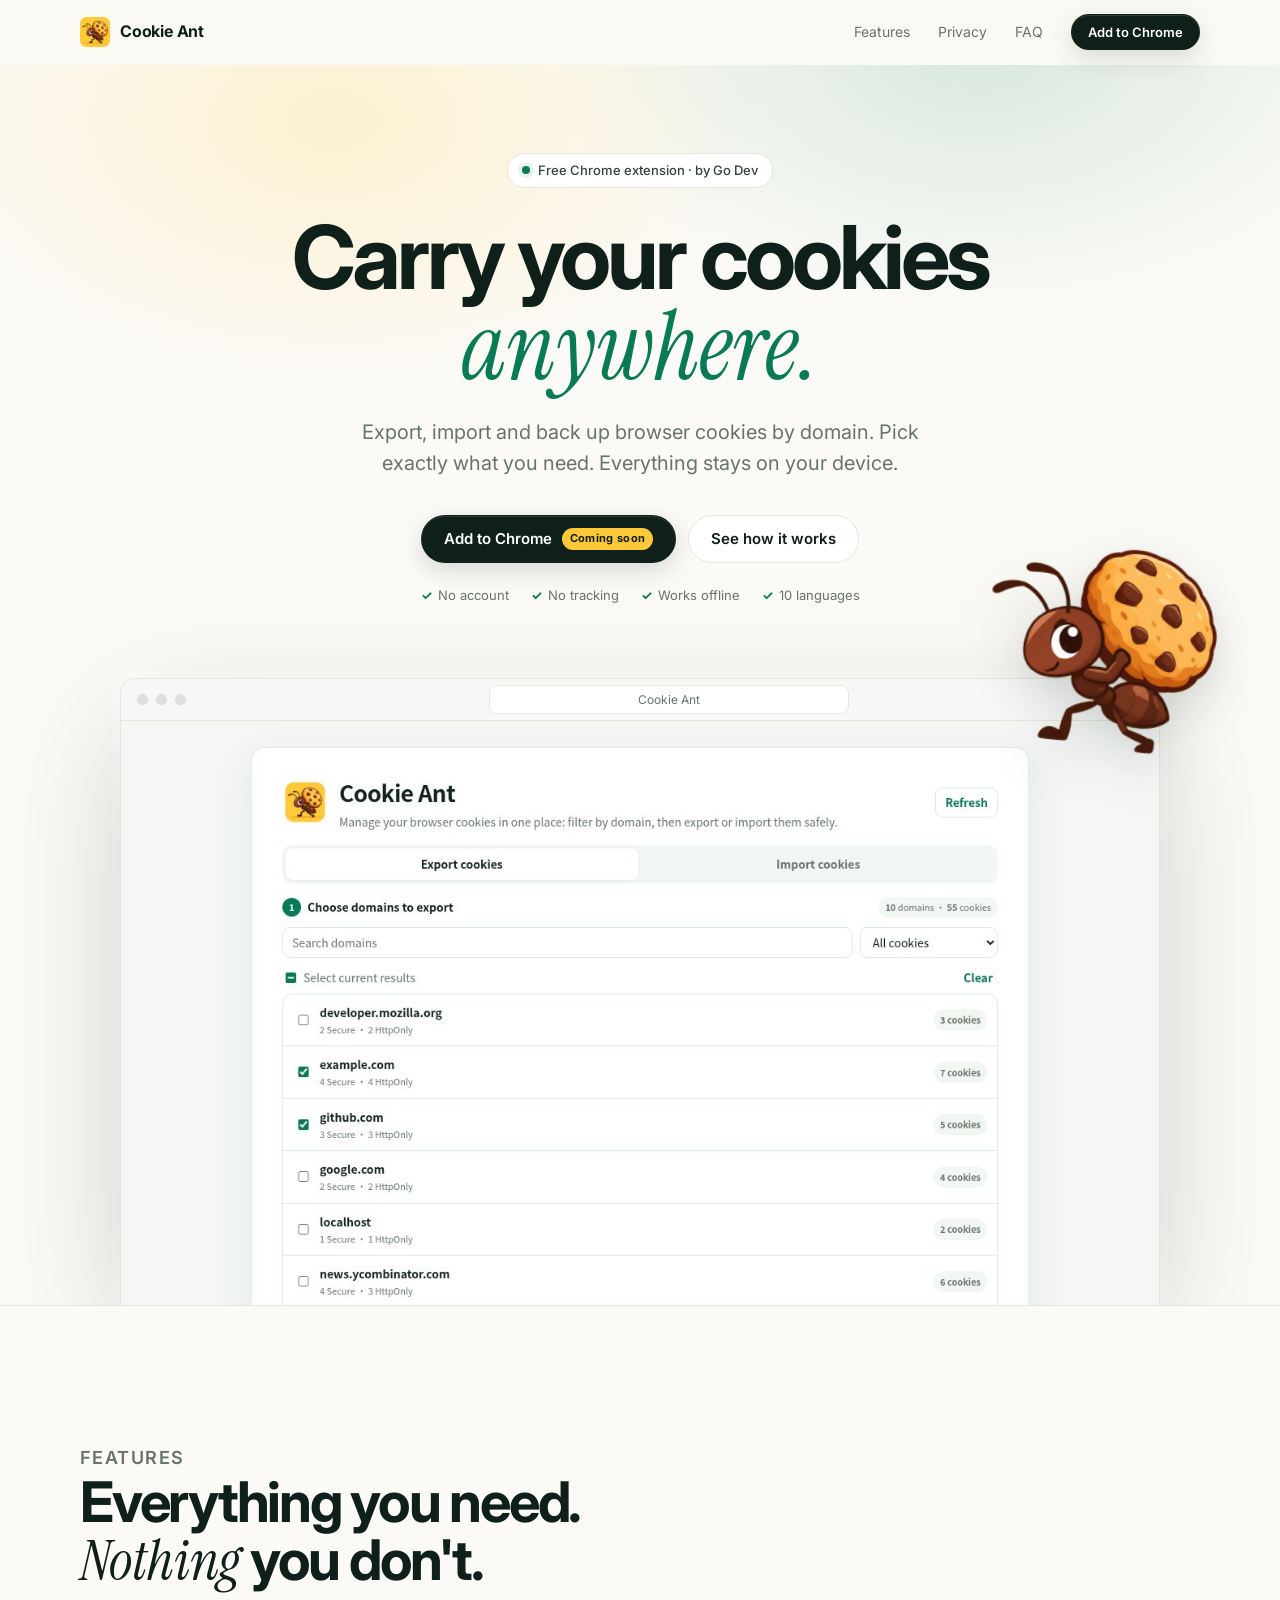
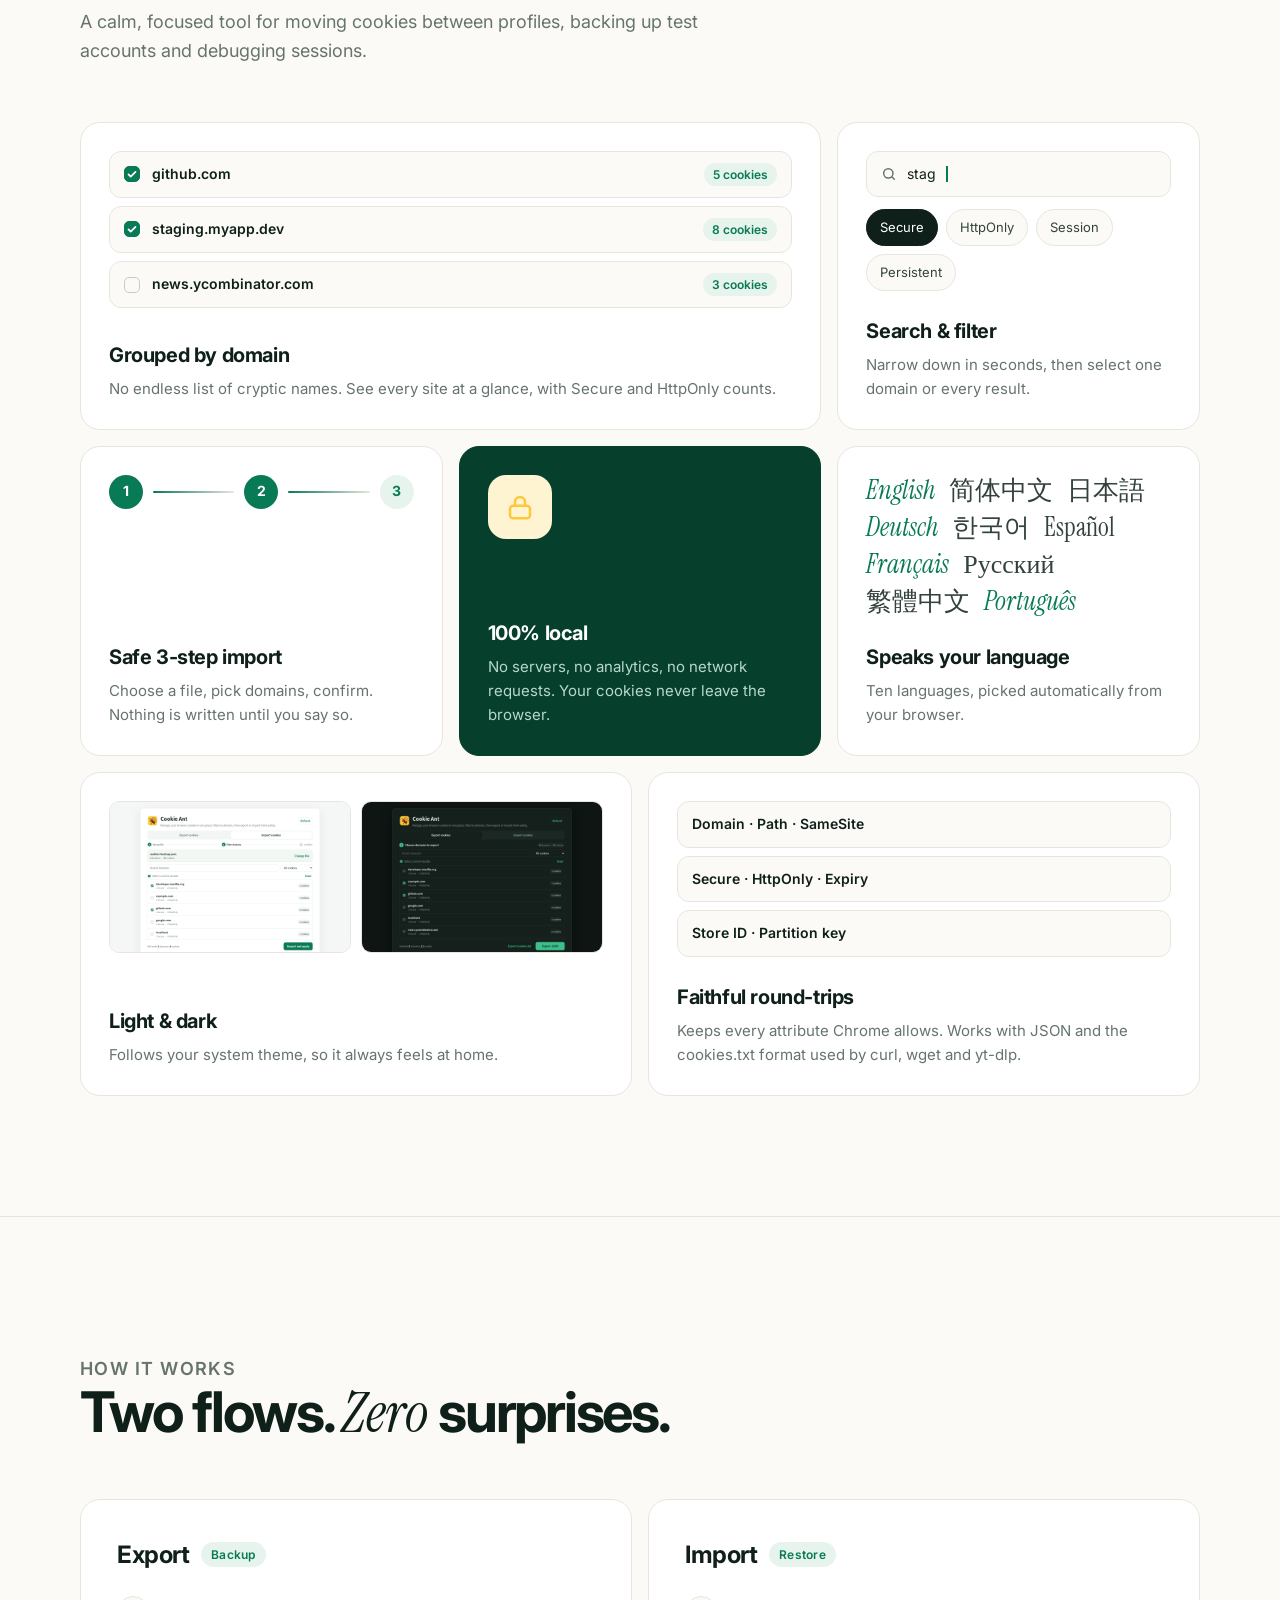
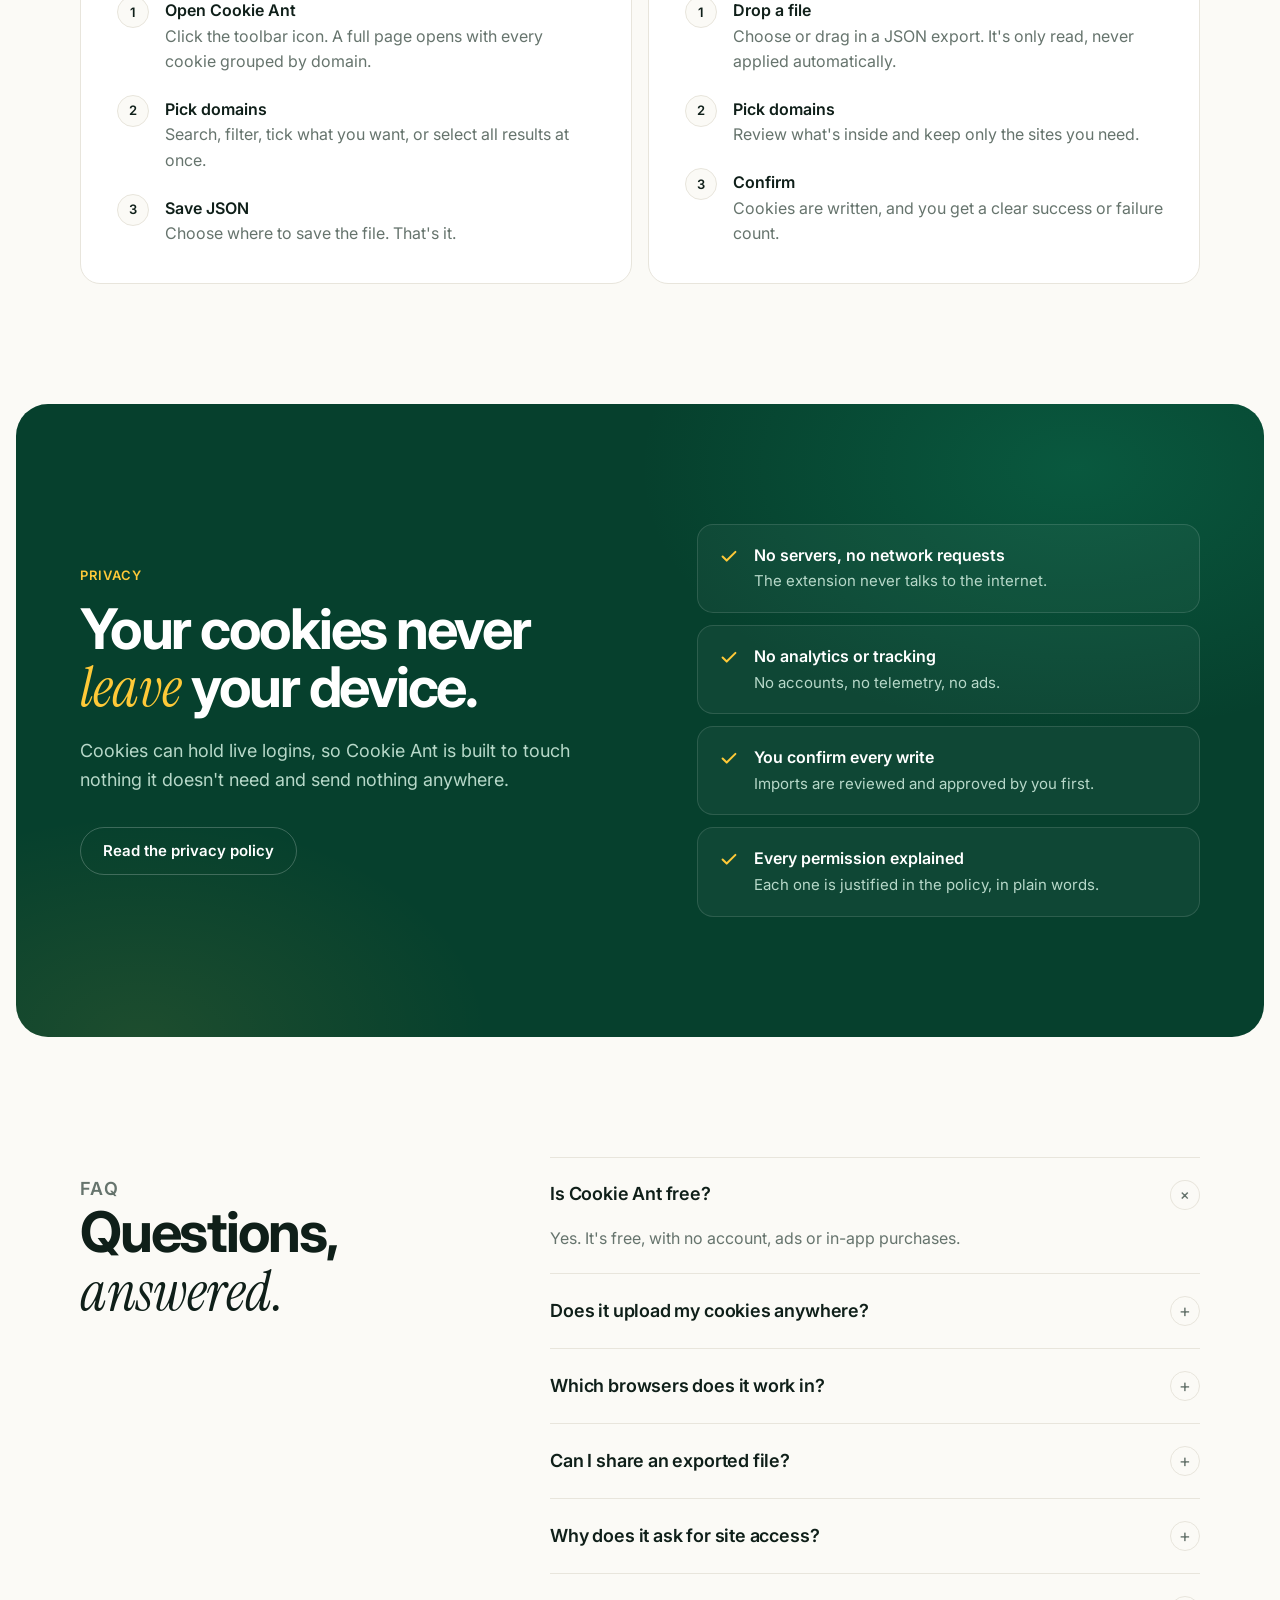
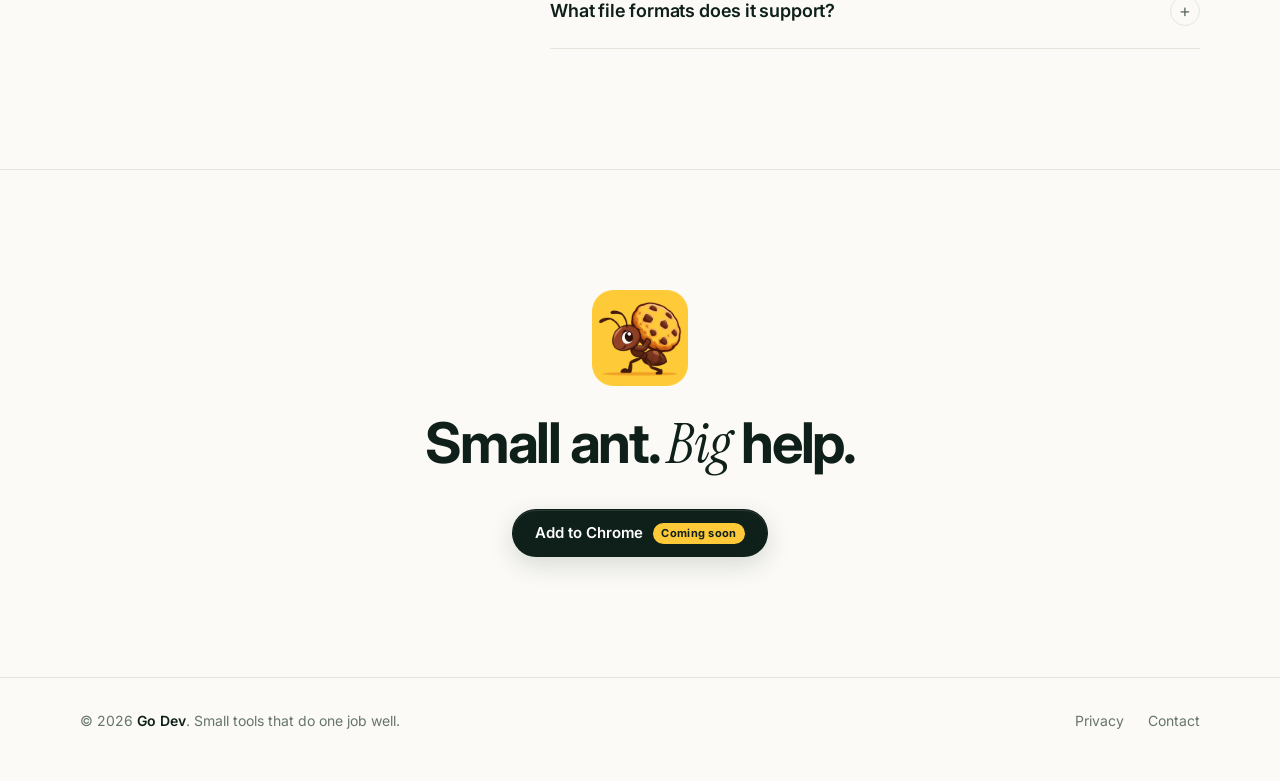
<file: index.html>
<!doctype html>
<html lang="en">
<head>
  <meta charset="UTF-8">
  <title>Cookie Ant</title>
  <link rel="canonical" href="https://nihao-godev.github.io/cookie-ant/">
  <meta http-equiv="refresh" content="0; url=cookie-ant/">
  <script>location.replace("cookie-ant/" + location.search + location.hash);</script>
</head>
<body>
  <a href="cookie-ant/">Cookie Ant</a>
</body>
</html>
</file>
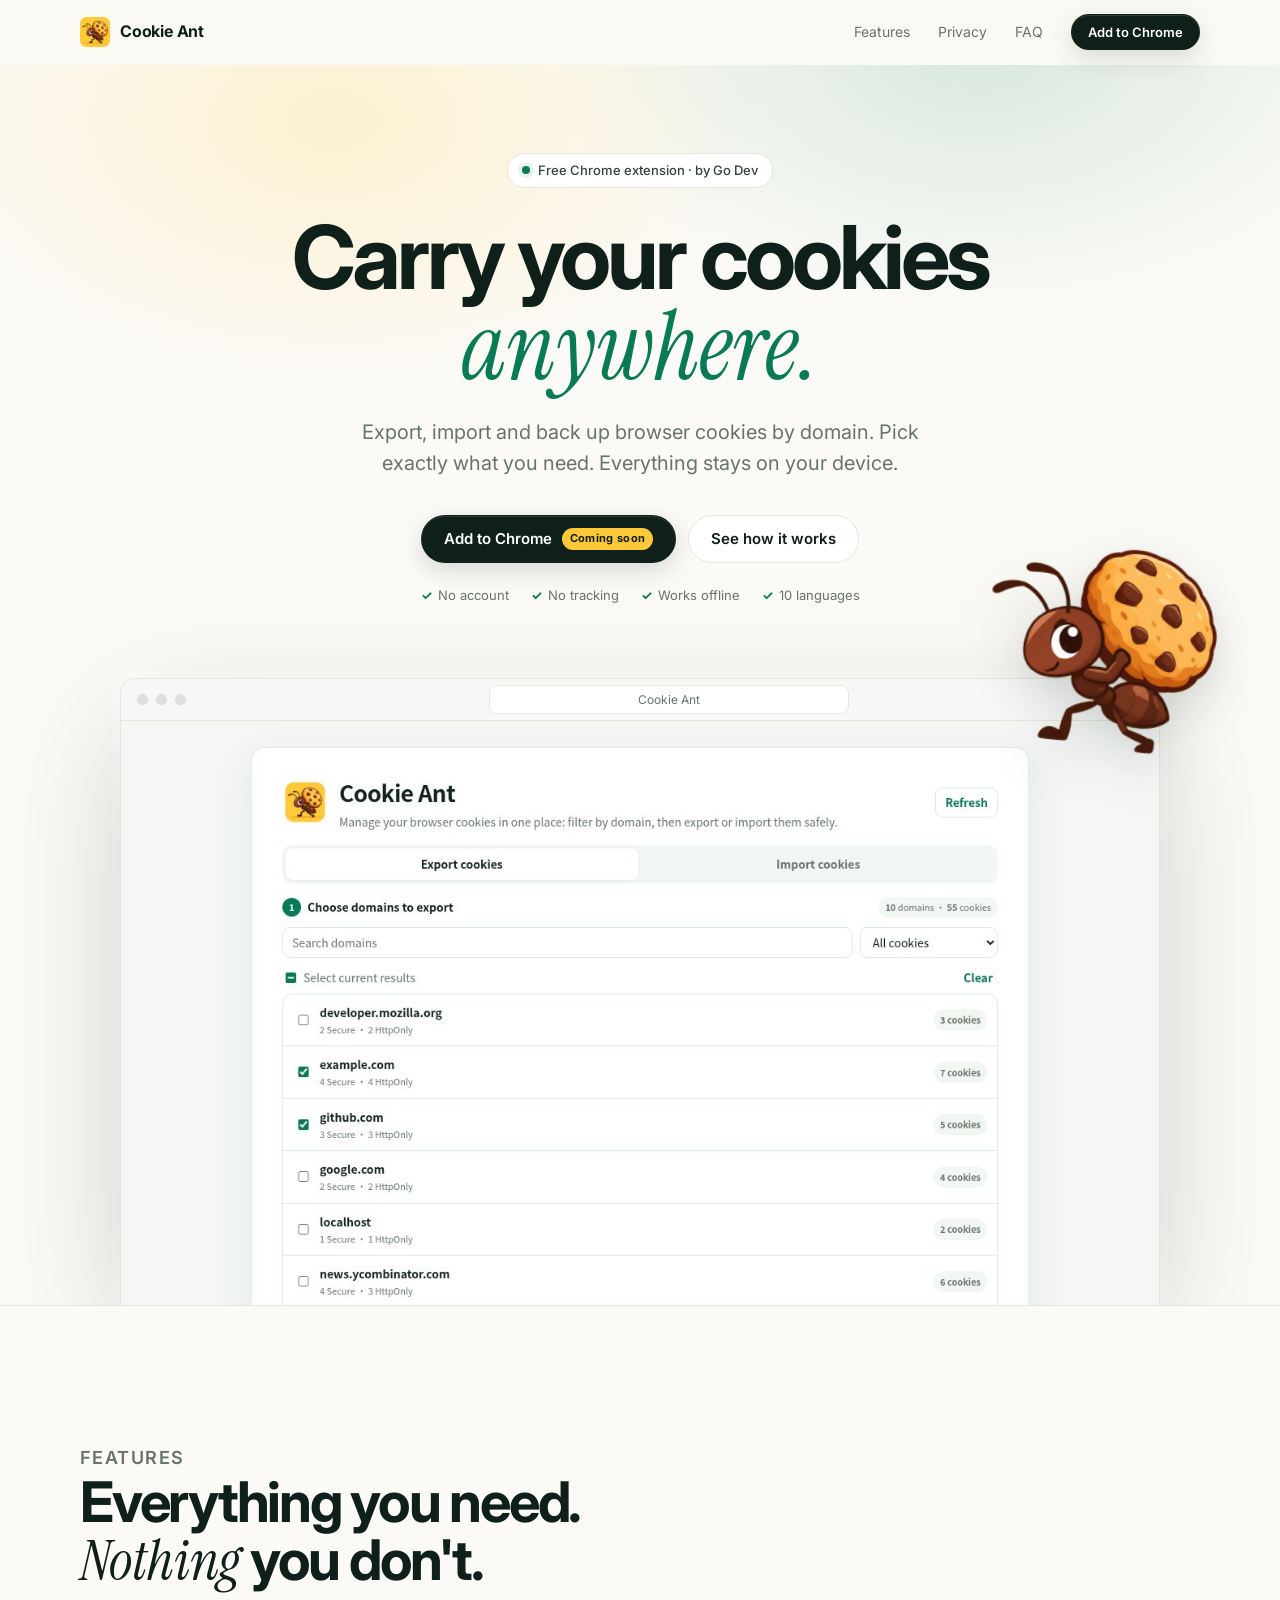
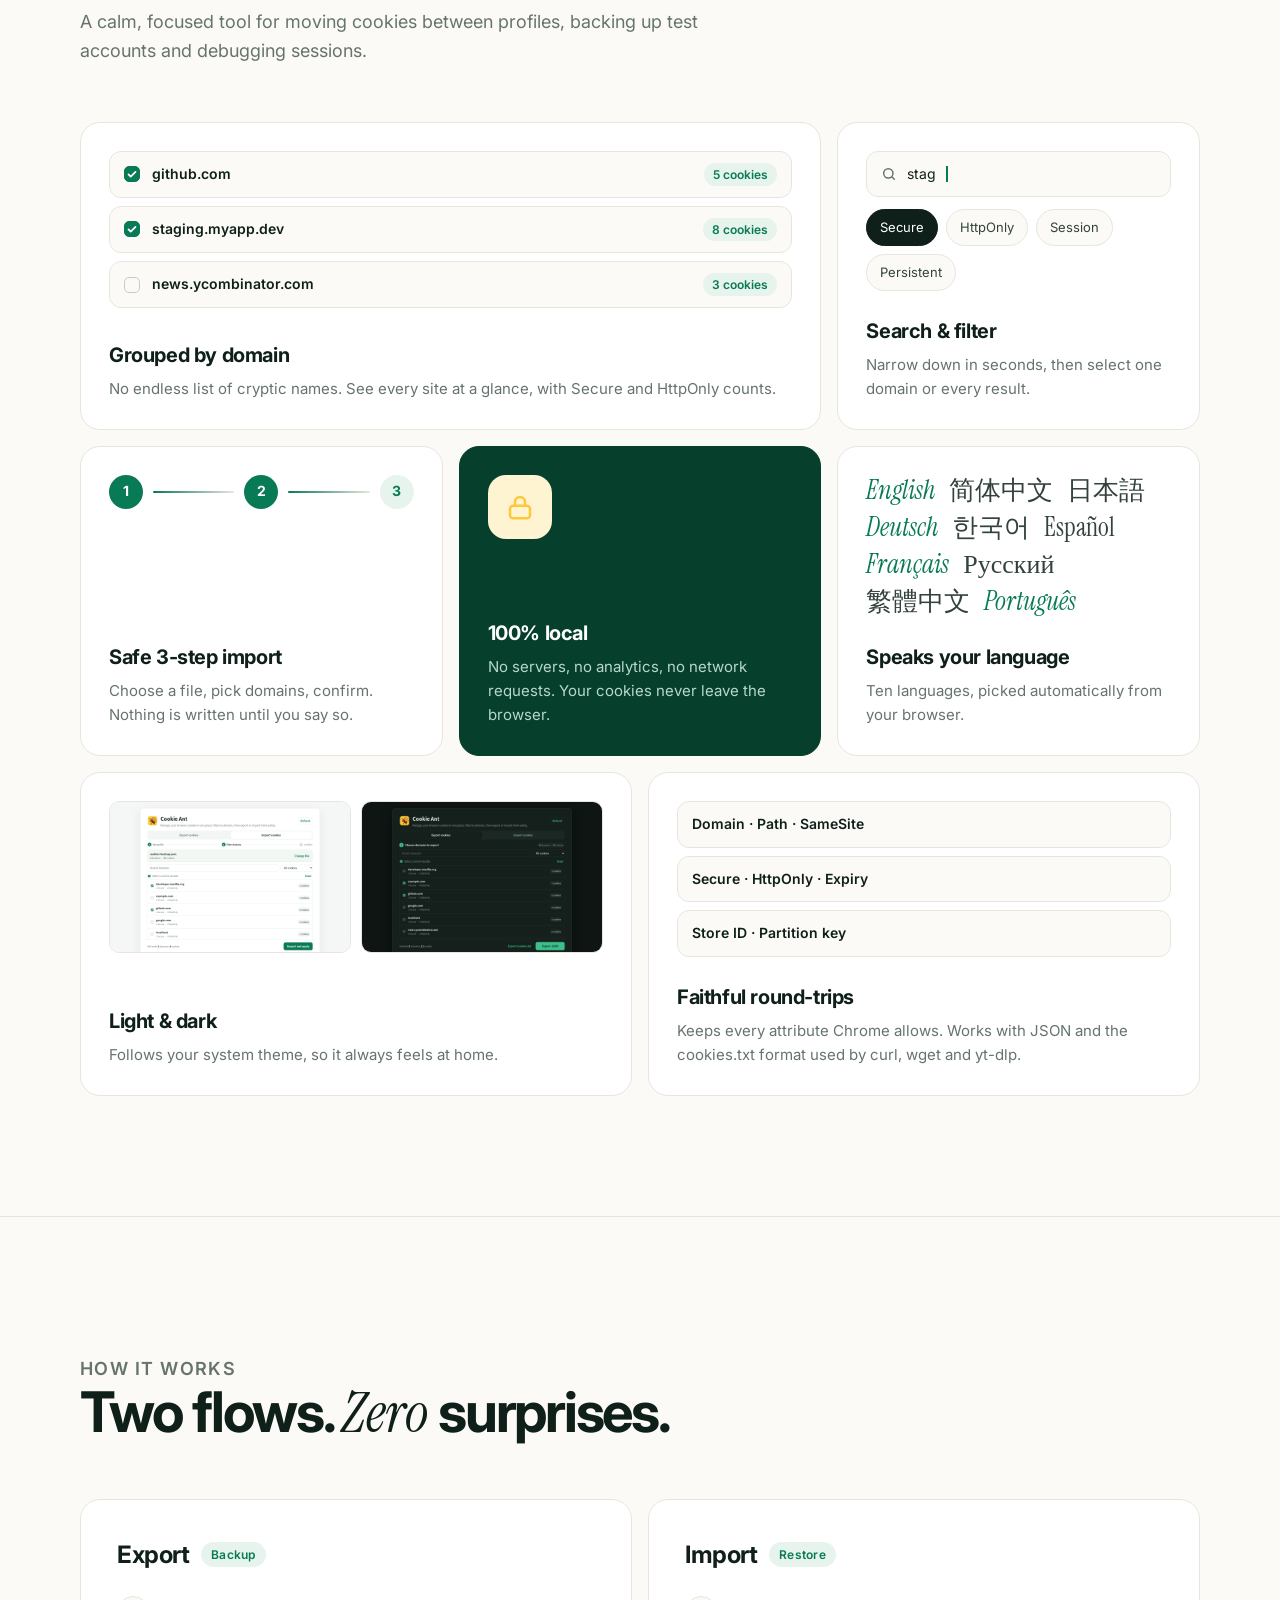
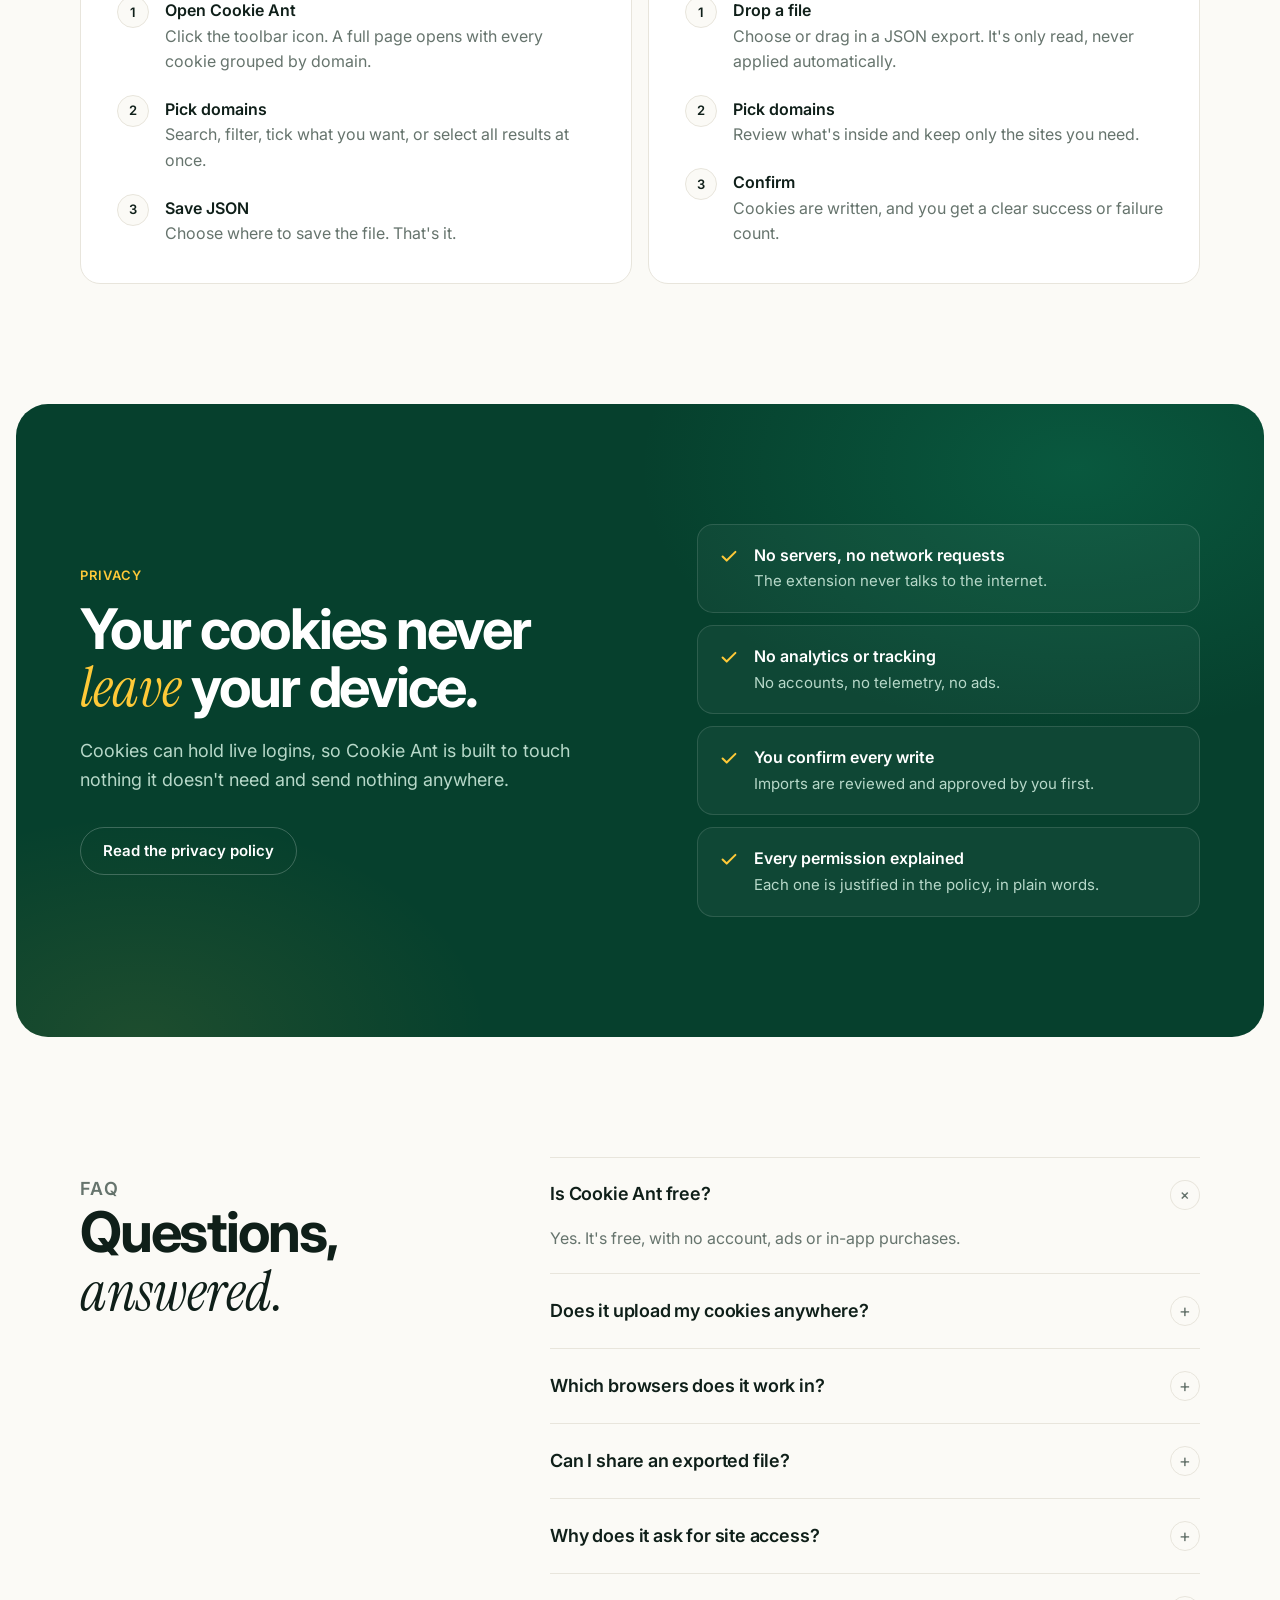
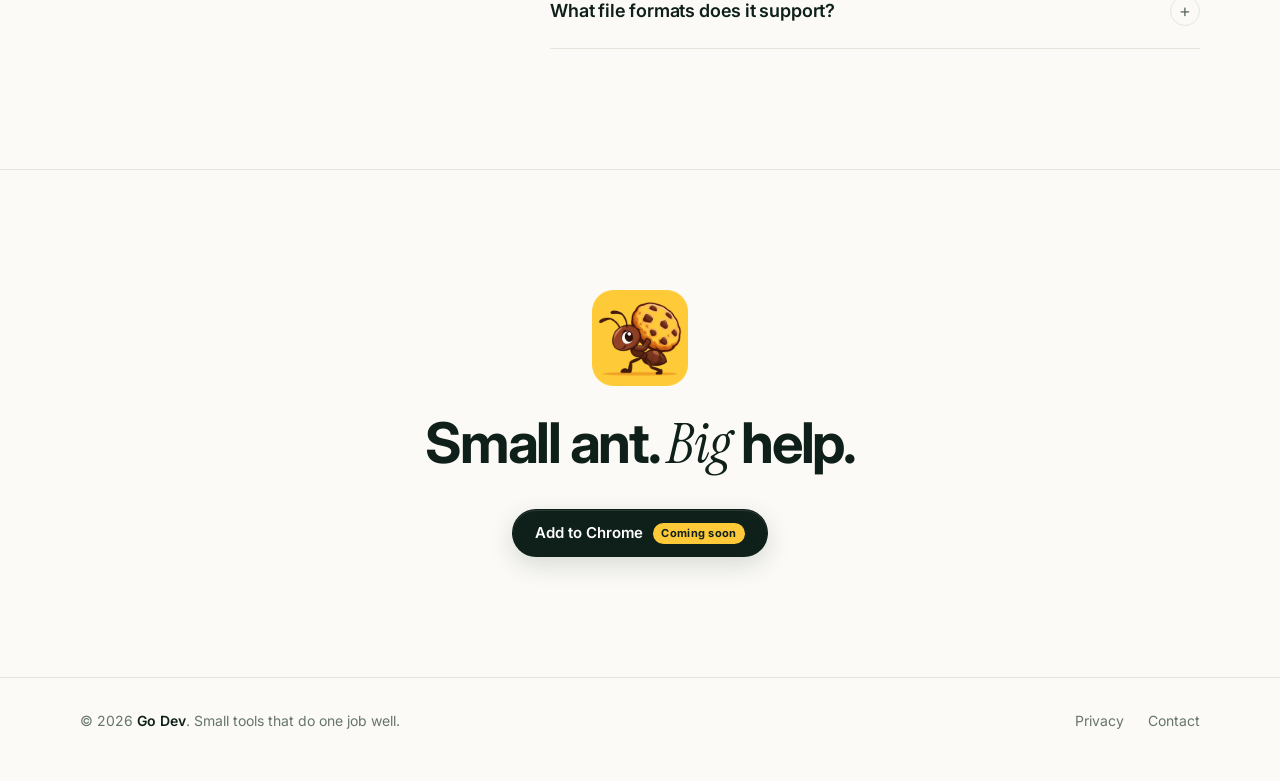
<file: cookie-ant/index.html>
<!doctype html>
<html lang="en">
<head>
  <meta charset="UTF-8">
  <meta name="viewport" content="width=device-width, initial-scale=1.0">
  <title>Cookie Ant – Export &amp; Import Cookies for Chrome</title>
  <meta name="description" content="Cookie Ant is a free Chrome extension to export, import and back up cookies by domain. Search, filter and pick exactly what you need. 100% local, nothing is uploaded.">
  <link rel="canonical" href="https://nihao-godev.github.io/cookie-ant/">
  <meta property="og:type" content="website">
  <meta property="og:title" content="Cookie Ant – Export & Import Cookies">
  <meta property="og:description" content="Export, import and back up cookies by domain. 100% local, nothing uploaded.">
  <meta property="og:image" content="https://nihao-godev.github.io/assets/og-cookie-ant.jpg">
  <meta name="twitter:card" content="summary_large_image">
  <meta name="theme-color" content="#fbfaf6">
  <link rel="icon" href="../assets/cookie-ant.png">
  <link rel="preconnect" href="https://fonts.googleapis.com">
  <link rel="preconnect" href="https://fonts.gstatic.com" crossorigin>
  <link href="https://fonts.googleapis.com/css2?family=Inter:wght@400;500;600;700&family=Instrument+Serif:ital@0;1&display=swap" rel="stylesheet">
  <link rel="stylesheet" href="../assets/site.css">
</head>
<body>
  <header class="nav" id="nav">
    <div class="container">
      <a class="brand" href="./"><img src="../assets/cookie-ant.png" alt="">Cookie Ant</a>
      <nav class="nav-links">
        <a href="#features">Features</a>
        <a href="#privacy">Privacy</a>
        <a href="#faq">FAQ</a>
        <a class="btn btn-primary btn-sm install" href="#" aria-disabled="true">Add to Chrome</a>
      </nav>
    </div>
  </header>

  <main>
    <section class="hero">
      <div class="container">
        <span class="eyebrow"><span class="dot"></span>Free Chrome extension · by Go Dev</span>
        <h1>Carry your cookies <em class="serif">anywhere.</em></h1>
        <p class="lede">Export, import and back up browser cookies by domain. Pick exactly what you need. Everything stays on your device.</p>
        <div class="actions">
          <a class="btn btn-primary install" href="#" aria-disabled="true">Add to Chrome <span class="soon">Coming soon</span></a>
          <a class="btn btn-ghost" href="#how">See how it works</a>
        </div>
        <div class="trust"><span>No account</span><span>No tracking</span><span>Works offline</span><span>10 languages</span></div>

        <div class="stage">
          <img class="mascot" src="../assets/ant.png" alt="Cookie Ant mascot carrying a cookie">
          <div class="window">
            <div class="window-bar"><i></i><i></i><i></i><span class="url">Cookie Ant</span></div>
            <img src="../assets/shot-en-export.jpg" alt="Cookie Ant showing cookies grouped by domain, ready to export" width="1280" height="720">
          </div>
        </div>
      </div>
    </section>

    <section id="features" class="band">
      <div class="container">
        <div class="section-head reveal">
          <p class="kicker">Features</p>
          <h2>Everything you need. <em class="serif">Nothing</em> you don't.</h2>
          <p>A calm, focused tool for moving cookies between profiles, backing up test accounts and debugging sessions.</p>
        </div>

        <div class="bento">
          <article class="card span-4 reveal">
            <div class="viz rows">
              <div class="row on"><span class="box"></span><b>github.com</b><small>5 cookies</small></div>
              <div class="row on"><span class="box"></span><b>staging.myapp.dev</b><small>8 cookies</small></div>
              <div class="row"><span class="box"></span><b>news.ycombinator.com</b><small>3 cookies</small></div>
            </div>
            <h3>Grouped by domain</h3>
            <p>No endless list of cryptic names. See every site at a glance, with Secure and HttpOnly counts.</p>
          </article>

          <article class="card span-2 reveal">
            <div class="viz">
              <div class="search"><svg width="16" height="16" viewBox="0 0 24 24" fill="none" stroke="currentColor" stroke-width="2.2" stroke-linecap="round"><circle cx="11" cy="11" r="7"/><path d="M20 20l-3.5-3.5"/></svg><span style="color:var(--ink)">stag</span><span class="caret"></span></div>
              <div class="chips"><span class="chip on">Secure</span><span class="chip">HttpOnly</span><span class="chip">Session</span><span class="chip">Persistent</span></div>
            </div>
            <h3>Search &amp; filter</h3>
            <p>Narrow down in seconds, then select one domain or every result.</p>
          </article>

          <article class="card span-2 reveal">
            <div class="viz steps-viz"><span class="on">1</span><i></i><span class="on">2</span><i></i><span>3</span></div>
            <h3>Safe 3-step import</h3>
            <p>Choose a file, pick domains, confirm. Nothing is written until you say so.</p>
          </article>

          <article class="card span-2 dark reveal">
            <div class="viz lock">
              <svg width="30" height="30" viewBox="0 0 24 24" fill="none" stroke="#fec938" stroke-width="2" stroke-linecap="round" stroke-linejoin="round"><rect x="4" y="11" width="16" height="10" rx="2.5"/><path d="M8 11V8a4 4 0 0 1 8 0v3"/></svg>
            </div>
            <h3>100% local</h3>
            <p>No servers, no analytics, no network requests. Your cookies never leave the browser.</p>
          </article>

          <article class="card span-2 reveal">
            <div class="viz langs"><span>English</span><span>简体中文</span><span>日本語</span><span>Deutsch</span><span>한국어</span><span>Español</span><span>Français</span><span>Русский</span><span>繁體中文</span><span>Português</span></div>
            <h3>Speaks your language</h3>
            <p>Ten languages, picked automatically from your browser.</p>
          </article>

          <article class="card span-3 reveal">
            <div class="viz theme-viz">
              <img src="../assets/shot-en-import.jpg" alt="Light theme" loading="lazy">
              <img src="../assets/shot-en-dark.jpg" alt="Dark theme" loading="lazy">
            </div>
            <h3>Light &amp; dark</h3>
            <p>Follows your system theme, so it always feels at home.</p>
          </article>

          <article class="card span-3 reveal">
            <div class="viz rows">
              <div class="row"><b>Domain · Path · SameSite</b></div>
              <div class="row"><b>Secure · HttpOnly · Expiry</b></div>
              <div class="row"><b>Store ID · Partition key</b></div>
            </div>
            <h3>Faithful round-trips</h3>
            <p>Keeps every attribute Chrome allows. Works with JSON and the cookies.txt format used by curl, wget and yt-dlp.</p>
          </article>
        </div>
      </div>
    </section>

    <section id="how" class="band">
      <div class="container">
        <div class="section-head reveal">
          <p class="kicker">How it works</p>
          <h2>Two flows. <em class="serif">Zero</em> surprises.</h2>
        </div>
        <div class="how">
          <div class="how-col reveal">
            <h3>Export <span class="tag">Backup</span></h3>
            <ol>
              <li><b>Open Cookie Ant</b>Click the toolbar icon. A full page opens with every cookie grouped by domain.</li>
              <li><b>Pick domains</b>Search, filter, tick what you want, or select all results at once.</li>
              <li><b>Save JSON</b>Choose where to save the file. That's it.</li>
            </ol>
          </div>
          <div class="how-col reveal">
            <h3>Import <span class="tag">Restore</span></h3>
            <ol>
              <li><b>Drop a file</b>Choose or drag in a JSON export. It's only read, never applied automatically.</li>
              <li><b>Pick domains</b>Review what's inside and keep only the sites you need.</li>
              <li><b>Confirm</b>Cookies are written, and you get a clear success or failure count.</li>
            </ol>
          </div>
        </div>
      </div>
    </section>

    <section id="privacy" class="privacy">
      <div class="container">
        <div class="reveal">
          <p class="kicker">Privacy</p>
          <h2>Your cookies never <em class="serif">leave</em> your device.</h2>
          <p class="lead">Cookies can hold live logins, so Cookie Ant is built to touch nothing it doesn't need and send nothing anywhere.</p>
          <a class="btn btn-ghost" href="privacy.html">Read the privacy policy</a>
        </div>
        <ul class="checks reveal">
          <li><svg width="22" height="22" viewBox="0 0 24 24" fill="none" stroke="#fec938" stroke-width="2.2" stroke-linecap="round" stroke-linejoin="round"><path d="M5 12.5l4.5 4.5L19 7.5"/></svg><div><b>No servers, no network requests</b><span>The extension never talks to the internet.</span></div></li>
          <li><svg width="22" height="22" viewBox="0 0 24 24" fill="none" stroke="#fec938" stroke-width="2.2" stroke-linecap="round" stroke-linejoin="round"><path d="M5 12.5l4.5 4.5L19 7.5"/></svg><div><b>No analytics or tracking</b><span>No accounts, no telemetry, no ads.</span></div></li>
          <li><svg width="22" height="22" viewBox="0 0 24 24" fill="none" stroke="#fec938" stroke-width="2.2" stroke-linecap="round" stroke-linejoin="round"><path d="M5 12.5l4.5 4.5L19 7.5"/></svg><div><b>You confirm every write</b><span>Imports are reviewed and approved by you first.</span></div></li>
          <li><svg width="22" height="22" viewBox="0 0 24 24" fill="none" stroke="#fec938" stroke-width="2.2" stroke-linecap="round" stroke-linejoin="round"><path d="M5 12.5l4.5 4.5L19 7.5"/></svg><div><b>Every permission explained</b><span>Each one is justified in the policy, in plain words.</span></div></li>
        </ul>
      </div>
    </section>

    <section id="faq">
      <div class="container faq">
        <div class="section-head reveal">
          <p class="kicker">FAQ</p>
          <h2>Questions, <em class="serif">answered.</em></h2>
        </div>
        <div class="reveal">
          <details open><summary>Is Cookie Ant free?</summary><p>Yes. It's free, with no account, ads or in-app purchases.</p></details>
          <details><summary>Does it upload my cookies anywhere?</summary><p>No. Everything happens inside your browser. The extension makes no network requests, and the only file it creates is the export you choose to save.</p></details>
          <details><summary>Which browsers does it work in?</summary><p>Google Chrome, plus Chromium-based browsers that install from the Chrome Web Store, such as Microsoft Edge, Brave and Opera.</p></details>
          <details><summary>Can I share an exported file?</summary><p>Please don't. Exported cookies can contain active login sessions, so anyone with the file may be able to sign in as you. Keep exports private and delete them when you're done.</p></details>
          <details><summary>Why does it ask for site access?</summary><p>Chrome only lets an extension read or write cookies for sites it has access to. Cookie Ant installs with no site access at all and asks only when you first use it, for just the current site or for all sites. It never reads page content or injects scripts, and you can revoke access anytime.</p></details>
          <details><summary>What file formats does it support?</summary><p>Readable JSON and the classic Netscape cookies.txt format used by curl, wget and yt-dlp, for both export and import. Plain JSON arrays of cookies from other tools work too. You can also copy the current page's cookies as a Cookie header or a ready-to-run curl command.</p></details>
        </div>
      </div>
    </section>

    <section class="cta band">
      <div class="container reveal">
        <img src="../assets/cookie-ant.png" alt="">
        <h2>Small ant. <em class="serif">Big</em> help.</h2>
        <div class="actions">
          <a class="btn btn-primary install" href="#" aria-disabled="true">Add to Chrome <span class="soon">Coming soon</span></a>
        </div>
      </div>
    </section>
  </main>

  <footer>
    <div class="container">
      <span>© 2026 <span class="godev">Go Dev</span>. Small tools that do one job well.</span>
      <nav><a href="privacy.html">Privacy</a><a href="mailto:nihao.godev@gmail.com">Contact</a></nav>
    </div>
  </footer>

  <script>
    const STORE_URL = "";
    document.querySelectorAll(".install").forEach(a => {
      if (STORE_URL) { a.href = STORE_URL; a.removeAttribute("aria-disabled"); a.querySelector(".soon")?.remove(); }
      else a.addEventListener("click", e => e.preventDefault());
    });
    const nav = document.getElementById("nav");
    addEventListener("scroll", () => nav.classList.toggle("scrolled", scrollY > 8), { passive: true });
    const io = new IntersectionObserver(es => es.forEach(e => { if (e.isIntersecting) { e.target.classList.add("in"); io.unobserve(e.target); } }), { threshold: .12 });
    document.querySelectorAll(".reveal").forEach(el => io.observe(el));
  </script>
</body>
</html>
</file>
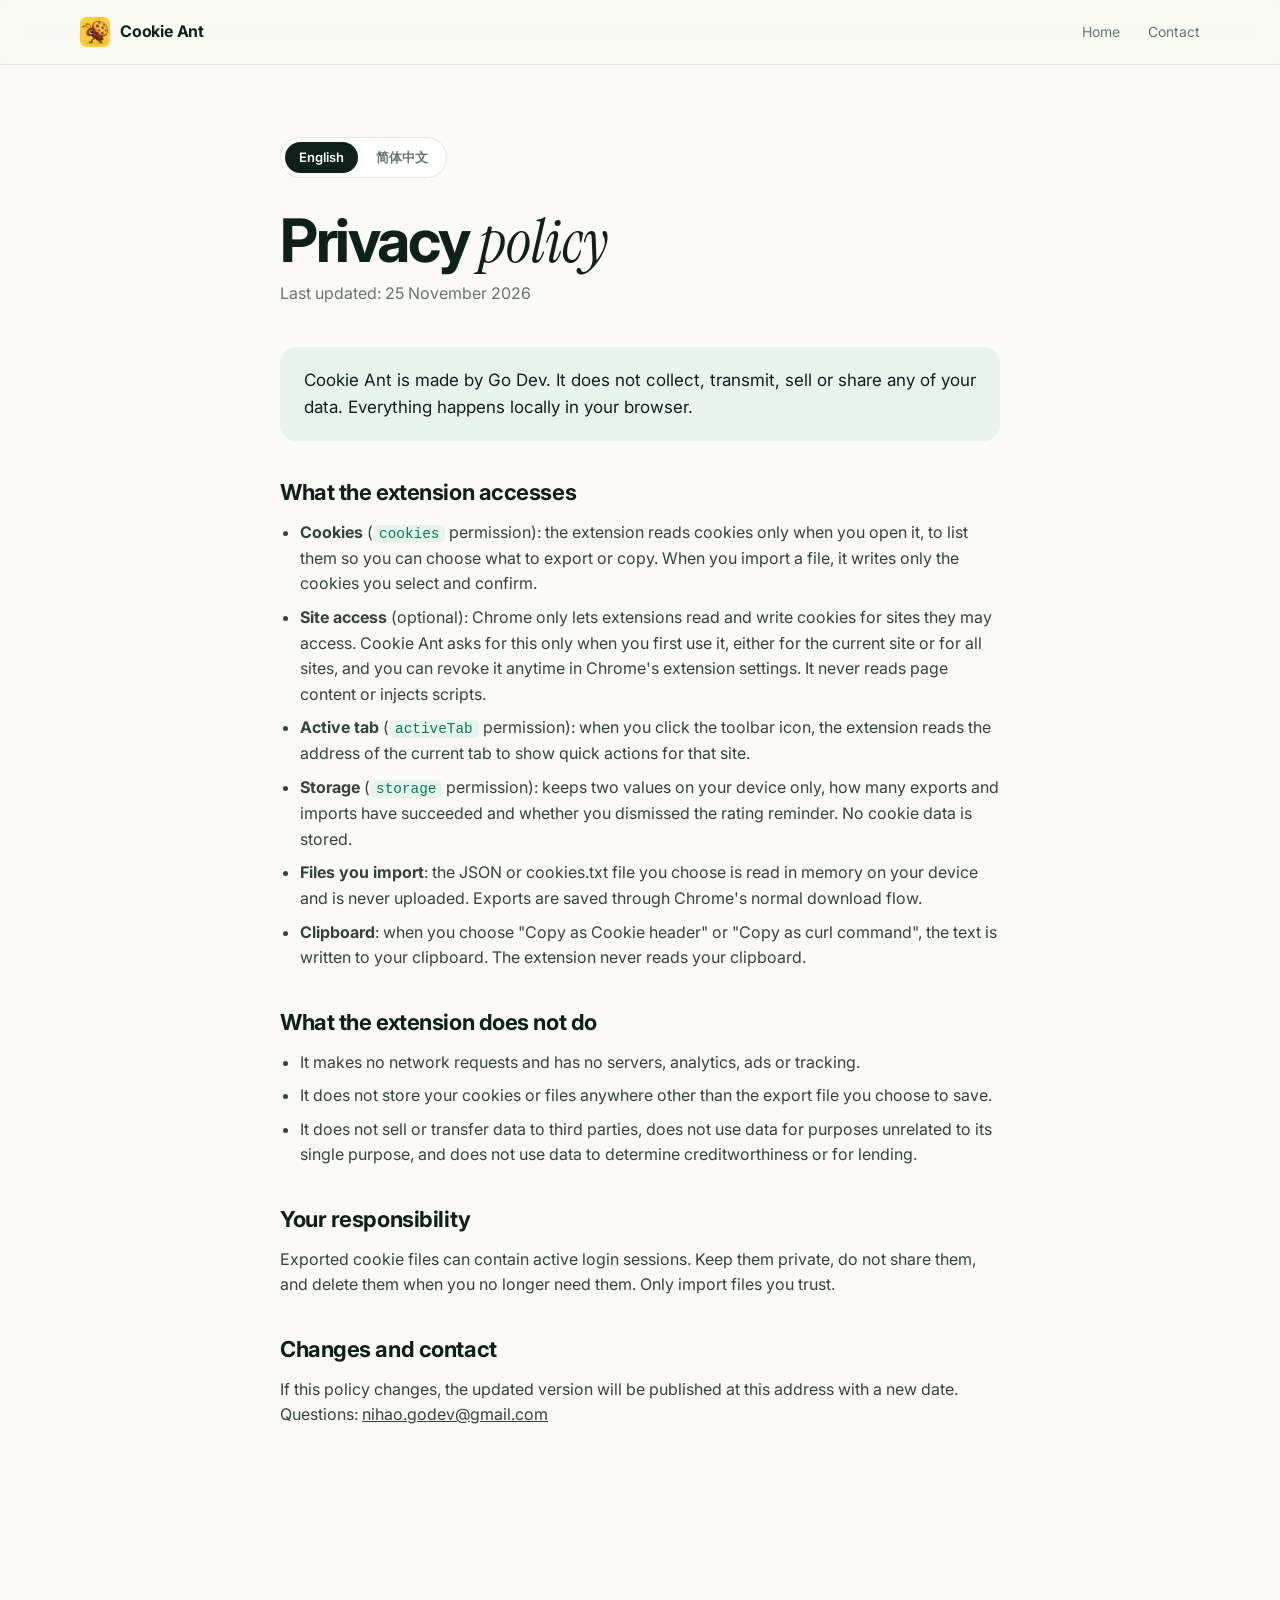
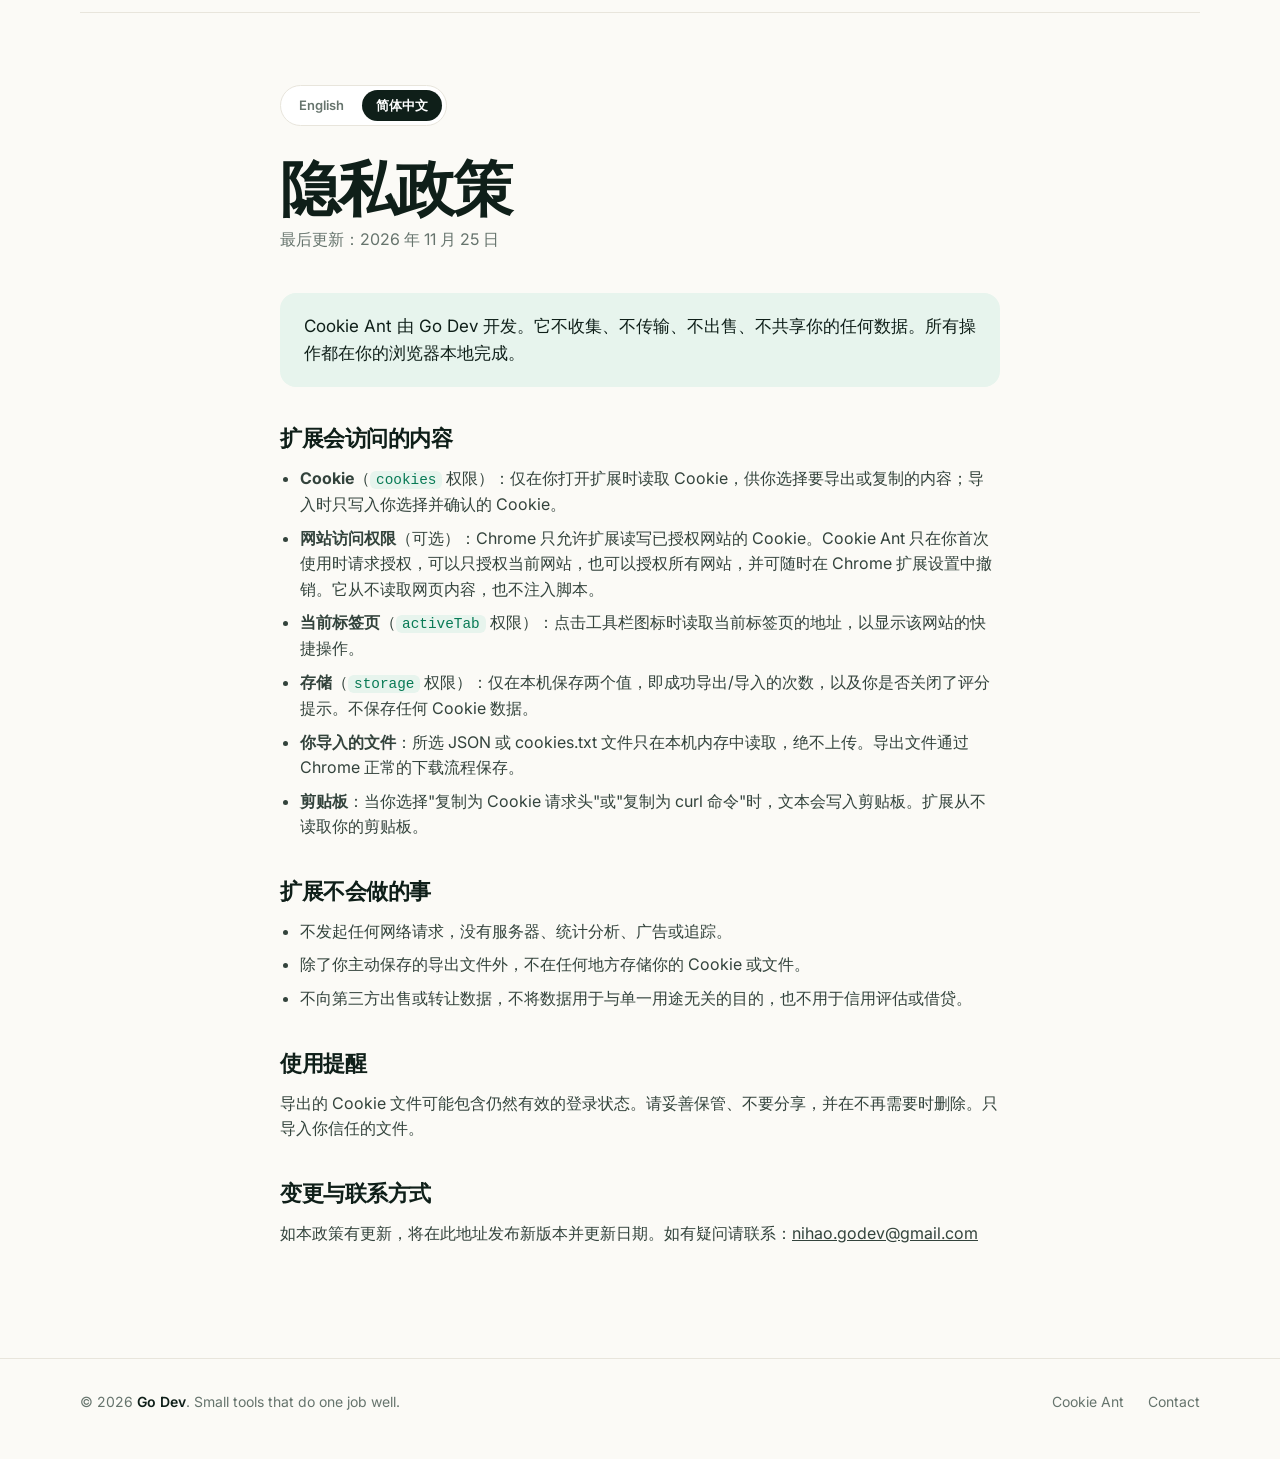
<file: cookie-ant/privacy.html>
<!doctype html>
<html lang="en">
<head>
  <meta charset="UTF-8">
  <meta name="viewport" content="width=device-width, initial-scale=1.0">
  <title>Privacy Policy – Cookie Ant</title>
  <meta name="description" content="Cookie Ant does not collect, transmit, sell or share any data. Everything happens locally in your browser.">
  <link rel="canonical" href="https://nihao-godev.github.io/cookie-ant/privacy.html">
  <link rel="icon" href="../assets/cookie-ant.png">
  <link rel="preconnect" href="https://fonts.googleapis.com">
  <link rel="preconnect" href="https://fonts.gstatic.com" crossorigin>
  <link href="https://fonts.googleapis.com/css2?family=Inter:wght@400;500;600;700&family=Instrument+Serif:ital@0;1&display=swap" rel="stylesheet">
  <link rel="stylesheet" href="../assets/site.css">
</head>
<body>
  <header class="nav scrolled">
    <div class="container">
      <a class="brand" href="./"><img src="../assets/cookie-ant.png" alt="">Cookie Ant</a>
      <nav class="nav-links"><a href="./">Home</a><a href="mailto:nihao.godev@gmail.com">Contact</a></nav>
    </div>
  </header>

  <main class="container">
    <article class="prose" id="en">
      <div class="lang-switch"><a class="on" href="#en">English</a><a href="#zh">简体中文</a></div>
      <h1>Privacy <em class="serif">policy</em></h1>
      <p class="meta">Last updated: 25 November 2026</p>

      <p class="summary">Cookie Ant is made by Go Dev. It does not collect, transmit, sell or share any of your data. Everything happens locally in your browser.</p>

      <h2>What the extension accesses</h2>
      <ul>
        <li><b>Cookies</b> (<code>cookies</code> permission): the extension reads cookies only when you open it, to list them so you can choose what to export or copy. When you import a file, it writes only the cookies you select and confirm.</li>
        <li><b>Site access</b> (optional): Chrome only lets extensions read and write cookies for sites they may access. Cookie Ant asks for this only when you first use it, either for the current site or for all sites, and you can revoke it anytime in Chrome's extension settings. It never reads page content or injects scripts.</li>
        <li><b>Active tab</b> (<code>activeTab</code> permission): when you click the toolbar icon, the extension reads the address of the current tab to show quick actions for that site.</li>
        <li><b>Storage</b> (<code>storage</code> permission): keeps two values on your device only, how many exports and imports have succeeded and whether you dismissed the rating reminder. No cookie data is stored.</li>
        <li><b>Files you import</b>: the JSON or cookies.txt file you choose is read in memory on your device and is never uploaded. Exports are saved through Chrome's normal download flow.</li>
        <li><b>Clipboard</b>: when you choose "Copy as Cookie header" or "Copy as curl command", the text is written to your clipboard. The extension never reads your clipboard.</li>
      </ul>

      <h2>What the extension does not do</h2>
      <ul>
        <li>It makes no network requests and has no servers, analytics, ads or tracking.</li>
        <li>It does not store your cookies or files anywhere other than the export file you choose to save.</li>
        <li>It does not sell or transfer data to third parties, does not use data for purposes unrelated to its single purpose, and does not use data to determine creditworthiness or for lending.</li>
      </ul>

      <h2>Your responsibility</h2>
      <p>Exported cookie files can contain active login sessions. Keep them private, do not share them, and delete them when you no longer need them. Only import files you trust.</p>

      <h2>Changes and contact</h2>
      <p>If this policy changes, the updated version will be published at this address with a new date. Questions: <a href="mailto:nihao.godev@gmail.com">nihao.godev@gmail.com</a></p>
    </article>

    <div class="divider"></div>

    <article class="prose" id="zh" lang="zh-CN" style="padding-top:0">
      <div class="lang-switch"><a href="#en">English</a><a class="on" href="#zh">简体中文</a></div>
      <h1>隐私政策</h1>
      <p class="meta">最后更新：2026 年 11 月 25 日</p>

      <p class="summary">Cookie Ant 由 Go Dev 开发。它不收集、不传输、不出售、不共享你的任何数据。所有操作都在你的浏览器本地完成。</p>

      <h2>扩展会访问的内容</h2>
      <ul>
        <li><b>Cookie</b>（<code>cookies</code> 权限）：仅在你打开扩展时读取 Cookie，供你选择要导出或复制的内容；导入时只写入你选择并确认的 Cookie。</li>
        <li><b>网站访问权限</b>（可选）：Chrome 只允许扩展读写已授权网站的 Cookie。Cookie Ant 只在你首次使用时请求授权，可以只授权当前网站，也可以授权所有网站，并可随时在 Chrome 扩展设置中撤销。它从不读取网页内容，也不注入脚本。</li>
        <li><b>当前标签页</b>（<code>activeTab</code> 权限）：点击工具栏图标时读取当前标签页的地址，以显示该网站的快捷操作。</li>
        <li><b>存储</b>（<code>storage</code> 权限）：仅在本机保存两个值，即成功导出/导入的次数，以及你是否关闭了评分提示。不保存任何 Cookie 数据。</li>
        <li><b>你导入的文件</b>：所选 JSON 或 cookies.txt 文件只在本机内存中读取，绝不上传。导出文件通过 Chrome 正常的下载流程保存。</li>
        <li><b>剪贴板</b>：当你选择"复制为 Cookie 请求头"或"复制为 curl 命令"时，文本会写入剪贴板。扩展从不读取你的剪贴板。</li>
      </ul>

      <h2>扩展不会做的事</h2>
      <ul>
        <li>不发起任何网络请求，没有服务器、统计分析、广告或追踪。</li>
        <li>除了你主动保存的导出文件外，不在任何地方存储你的 Cookie 或文件。</li>
        <li>不向第三方出售或转让数据，不将数据用于与单一用途无关的目的，也不用于信用评估或借贷。</li>
      </ul>

      <h2>使用提醒</h2>
      <p>导出的 Cookie 文件可能包含仍然有效的登录状态。请妥善保管、不要分享，并在不再需要时删除。只导入你信任的文件。</p>

      <h2>变更与联系方式</h2>
      <p>如本政策有更新，将在此地址发布新版本并更新日期。如有疑问请联系：<a href="mailto:nihao.godev@gmail.com">nihao.godev@gmail.com</a></p>
    </article>
  </main>

  <footer>
    <div class="container">
      <span>© 2026 <span class="godev">Go Dev</span>. Small tools that do one job well.</span>
      <nav><a href="./">Cookie Ant</a><a href="mailto:nihao.godev@gmail.com">Contact</a></nav>
    </div>
  </footer>
</body>
</html>
</file>
<file: assets/site.css>
:root {
  color-scheme: light;
  --bg: #fbfaf6;
  --surface: #ffffff;
  --ink: #0f1f19;
  --ink-2: #33433c;
  --muted: #66746d;
  --line: #e8e5dc;
  --green: #087a55;
  --green-deep: #06402d;
  --green-tint: #e7f4ed;
  --yellow: #fec938;
  --yellow-tint: #fff4d1;
  --radius: 20px;
  --serif: "Instrument Serif", Georgia, serif;
  --sans: "Inter", ui-sans-serif, system-ui, -apple-system, "Segoe UI", sans-serif;
}
* { box-sizing: border-box; }
html { scroll-behavior: smooth; }
body { margin: 0; background: var(--bg); color: var(--ink); font: 16px/1.6 var(--sans); -webkit-font-smoothing: antialiased; }
img { max-width: 100%; display: block; }
a { color: inherit; }
.container { width: min(1120px, 100% - 32px); margin-inline: auto; }
em.serif { font-family: var(--serif); font-style: italic; font-weight: 400; letter-spacing: 0; }

/* nav */
.nav { position: sticky; top: 0; z-index: 10; backdrop-filter: saturate(1.4) blur(14px); background: color-mix(in srgb, var(--bg) 80%, transparent); border-bottom: 1px solid transparent; transition: border-color .2s; }
.nav.scrolled { border-bottom-color: var(--line); }
.nav .container { display: flex; align-items: center; justify-content: space-between; height: 64px; }
.brand { display: flex; align-items: center; gap: 10px; font-weight: 700; letter-spacing: -.2px; text-decoration: none; }
.brand img { width: 30px; height: 30px; }
.nav-links { display: flex; align-items: center; gap: 28px; font-size: 14px; }
.nav-links a { color: var(--muted); text-decoration: none; transition: color .15s; }
.nav-links a:hover { color: var(--ink); }
.nav-links a.btn-primary { color: #fff; }

/* buttons */
.btn { display: inline-flex; align-items: center; gap: 10px; height: 48px; padding: 0 22px; border-radius: 999px; font-weight: 600; font-size: 15px; text-decoration: none; border: 1px solid transparent; transition: transform .15s, box-shadow .15s, background .15s; }
.btn:hover { transform: translateY(-1px); }
.btn-primary { background: var(--ink); color: #fff; box-shadow: 0 1px 0 #ffffff1f inset, 0 8px 24px #0f1f1926; }
.btn-primary .soon { padding: 2px 8px; border-radius: 999px; background: var(--yellow); color: var(--ink); font-size: 11px; font-weight: 700; letter-spacing: .3px; }
.btn-ghost { border-color: var(--line); background: var(--surface); color: var(--ink); }
.btn-sm { height: 36px; padding: 0 16px; font-size: 13px; }
.btn[aria-disabled="true"] { cursor: default; }
.btn[aria-disabled="true"]:hover { transform: none; }

/* hero */
.hero { position: relative; padding: 88px 0 0; text-align: center; overflow: hidden; }
.hero::before { content: ""; position: absolute; inset: -20% -10% auto; height: 760px; background: radial-gradient(40% 50% at 30% 40%, #fec93833, transparent 70%), radial-gradient(40% 50% at 72% 30%, #087a5524, transparent 70%); pointer-events: none; }
.hero > * { position: relative; }
.eyebrow { display: inline-flex; align-items: center; gap: 8px; padding: 6px 14px 6px 8px; border: 1px solid var(--line); border-radius: 999px; background: var(--surface); color: var(--ink-2); font-size: 13px; font-weight: 500; }
.eyebrow .dot { width: 8px; height: 8px; border-radius: 50%; background: var(--green); box-shadow: 0 0 0 4px var(--green-tint); margin-left: 6px; }
.hero h1 { margin: 26px auto 0; max-width: 820px; font-size: clamp(44px, 7.4vw, 88px); line-height: .98; font-weight: 700; letter-spacing: -0.045em; }
.hero h1 em.serif { font-size: 1.08em; color: var(--green); }
.hero .lede { margin: 24px auto 0; max-width: 580px; color: var(--muted); font-size: clamp(17px, 2vw, 20px); line-height: 1.55; }
.hero .actions { display: flex; flex-wrap: wrap; justify-content: center; gap: 12px; margin-top: 36px; }
.trust { display: flex; flex-wrap: wrap; justify-content: center; gap: 8px 22px; margin-top: 22px; color: var(--muted); font-size: 13px; }
.trust span::before { content: "✓"; margin-right: 6px; color: var(--green); font-weight: 700; }

/* product window */
.stage { position: relative; width: min(1040px, 100%); margin: 72px auto 0; }
.window { position: relative; border: 1px solid var(--line); border-radius: 16px 16px 0 0; border-bottom: 0; overflow: hidden; background: #eef1ef; box-shadow: 0 -2px 0 #fff inset, 0 40px 120px -20px #0f1f1940, 0 0 0 8px #ffffff80; }
.window-bar { display: flex; align-items: center; gap: 8px; height: 42px; padding: 0 16px; background: #f6f7f6; border-bottom: 1px solid var(--line); }
.window-bar i { width: 11px; height: 11px; border-radius: 50%; background: #dcdfdd; }
.window-bar .url { flex: 1; max-width: 360px; margin: 0 auto; padding: 4px 12px; border-radius: 8px; background: #fff; border: 1px solid var(--line); color: var(--muted); font-size: 12px; text-align: center; white-space: nowrap; overflow: hidden; text-overflow: ellipsis; }
.window img { width: 100%; height: auto; aspect-ratio: 1280 / 720; object-fit: cover; object-position: top; }
.mascot { position: absolute; z-index: 2; top: -132px; right: -56px; width: 230px; transform: rotate(6deg); filter: drop-shadow(0 18px 24px #0f1f192e); animation: carry 5s ease-in-out infinite; }
@keyframes carry { 50% { transform: rotate(4deg) translateY(-8px); } }
@media (prefers-reduced-motion: reduce) { .mascot { animation: none; } html { scroll-behavior: auto; } }

/* sections */
section { padding: 120px 0; }
.section-head { max-width: 640px; margin-bottom: 56px; }
.kicker { margin: 0 0 14px; color: var(--green); font-size: 13px; font-weight: 600; letter-spacing: .08em; text-transform: uppercase; }
h2 { margin: 0; font-size: clamp(34px, 4.6vw, 56px); line-height: 1.04; font-weight: 700; letter-spacing: -0.04em; }
.section-head p { margin: 18px 0 0; color: var(--muted); font-size: 18px; }
.band { border-top: 1px solid var(--line); }

/* bento */
.bento { display: grid; grid-template-columns: repeat(6, 1fr); gap: 16px; }
.card { position: relative; display: flex; flex-direction: column; min-height: 300px; padding: 28px; border: 1px solid var(--line); border-radius: var(--radius); background: var(--surface); overflow: hidden; }
.card h3 { margin: auto 0 6px; font-size: 20px; letter-spacing: -.02em; }
.card p { margin: 0; color: var(--muted); font-size: 15px; }
.span-4 { grid-column: span 4; } .span-3 { grid-column: span 3; } .span-2 { grid-column: span 2; }
.viz { margin-bottom: 24px; }
.rows { display: grid; gap: 8px; }
.row { display: flex; align-items: center; gap: 12px; padding: 11px 14px; border: 1px solid var(--line); border-radius: 12px; background: var(--bg); font-size: 14px; }
.row .box { width: 16px; height: 16px; border-radius: 5px; border: 1.5px solid #c5ccc8; flex: none; }
.row.on .box { border-color: var(--green); background: var(--green) url("data:image/svg+xml,%3Csvg xmlns='http://www.w3.org/2000/svg' viewBox='0 0 16 16'%3E%3Cpath d='M4 8.5l2.5 2.5L12 5.5' stroke='white' stroke-width='2' fill='none' stroke-linecap='round' stroke-linejoin='round'/%3E%3C/svg%3E") center/100%; }
.row b { font-weight: 600; }
.row small { margin-left: auto; white-space: nowrap; padding: 2px 9px; border-radius: 999px; background: var(--green-tint); color: var(--green); font-size: 12px; font-weight: 600; }
.chips { display: flex; flex-wrap: wrap; gap: 8px; }
.chip { padding: 7px 13px; border: 1px solid var(--line); border-radius: 999px; background: var(--bg); font-size: 13px; color: var(--ink-2); }
.chip.on { border-color: var(--ink); background: var(--ink); color: #fff; }
.search { display: flex; align-items: center; gap: 10px; margin-bottom: 12px; padding: 11px 14px; border: 1px solid var(--line); border-radius: 12px; background: var(--bg); color: var(--muted); font-size: 14px; }
.search .caret { width: 1.5px; height: 16px; background: var(--green); animation: blink 1s steps(1) infinite; }
@keyframes blink { 50% { opacity: 0; } }
.steps-viz { display: flex; align-items: center; gap: 10px; }
.steps-viz span { display: grid; place-items: center; width: 34px; height: 34px; border-radius: 50%; background: var(--green-tint); color: var(--green); font-weight: 700; font-size: 14px; }
.steps-viz span.on { background: var(--green); color: #fff; }
.steps-viz i { flex: 1; height: 2px; border-radius: 2px; background: linear-gradient(90deg, var(--green), var(--line)); }
.lock { display: grid; place-items: center; width: 64px; height: 64px; border-radius: 18px; background: var(--yellow-tint); }
.langs { display: flex; flex-wrap: wrap; gap: 6px 14px; font-family: var(--serif); font-size: 26px; line-height: 1.2; color: var(--ink-2); }
.langs span:nth-child(3n+1) { color: var(--green); font-style: italic; }
.theme-viz { display: grid; grid-template-columns: 1fr 1fr; gap: 10px; }
.theme-viz img { border-radius: 10px; border: 1px solid var(--line); aspect-ratio: 16 / 10; object-fit: cover; object-position: 50% 0; }
.card.dark { background: var(--green-deep); border-color: var(--green-deep); color: #fff; }
.card.dark p { color: #b7d8c9; }

/* how it works */
.how { display: grid; grid-template-columns: 1fr 1fr; gap: 16px; }
.how-col { padding: 36px; border: 1px solid var(--line); border-radius: var(--radius); background: var(--surface); }
.how-col h3 { display: flex; align-items: center; gap: 12px; margin: 0 0 24px; font-size: 24px; letter-spacing: -.02em; }
.how-col h3 .tag { padding: 3px 10px; border-radius: 999px; background: var(--green-tint); color: var(--green); font-size: 12px; font-weight: 600; letter-spacing: .02em; }
.how-col ol { margin: 0; padding: 0; list-style: none; counter-reset: s; }
.how-col li { position: relative; padding: 0 0 22px 48px; counter-increment: s; color: var(--muted); }
.how-col li:last-child { padding-bottom: 0; }
.how-col li::before { content: counter(s); position: absolute; left: 0; top: -2px; display: grid; place-items: center; width: 30px; height: 30px; border-radius: 50%; border: 1px solid var(--line); background: var(--bg); color: var(--ink); font-weight: 600; font-size: 13px; }
.how-col li b { display: block; color: var(--ink); font-weight: 600; }

/* privacy */
.privacy { position: relative; margin: 0 16px; padding: 120px 0; border-radius: 32px; background: var(--green-deep); color: #fff; overflow: hidden; }
.privacy::before { content: ""; position: absolute; inset: 0; background: radial-gradient(50% 60% at 85% 10%, #13a27340, transparent 70%), radial-gradient(40% 50% at 10% 100%, #fec93818, transparent 70%); }
.privacy .container { position: relative; display: grid; grid-template-columns: 1.1fr 1fr; gap: 64px; align-items: center; }
.privacy .kicker { color: var(--yellow); }
.privacy h2 em.serif { color: var(--yellow); }
.privacy p.lead { margin: 20px 0 32px; color: #b7d8c9; font-size: 18px; }
.privacy .btn-ghost { background: transparent; border-color: #ffffff38; color: #fff; }
.checks { display: grid; gap: 12px; margin: 0; padding: 0; list-style: none; }
.checks li { display: flex; gap: 14px; padding: 18px 20px; border: 1px solid #ffffff1f; border-radius: 16px; background: #ffffff0a; }
.checks svg { flex: none; margin-top: 2px; }
.checks b { display: block; font-weight: 600; }
.checks span { color: #b7d8c9; font-size: 15px; }

/* faq */
.faq { display: grid; grid-template-columns: 1fr 1.6fr; gap: 64px; }
details { border-bottom: 1px solid var(--line); }
details:first-child { border-top: 1px solid var(--line); }
summary { display: flex; justify-content: space-between; align-items: center; gap: 16px; padding: 22px 0; font-size: 18px; font-weight: 600; letter-spacing: -.01em; cursor: pointer; list-style: none; }
summary::-webkit-details-marker { display: none; }
summary::after { content: "+"; flex: none; display: grid; place-items: center; width: 28px; height: 28px; border-radius: 50%; border: 1px solid var(--line); color: var(--muted); font-weight: 400; transition: transform .2s; }
details[open] summary::after { transform: rotate(45deg); }
details p { margin: -6px 0 22px; padding-right: 44px; color: var(--muted); }

/* cta + footer */
.cta { text-align: center; }
.cta img { width: 96px; height: 96px; margin: 0 auto 28px; }
.cta h2 { max-width: 720px; margin-inline: auto; }
.cta .actions { display: flex; justify-content: center; gap: 12px; margin-top: 36px; flex-wrap: wrap; }
footer { padding: 32px 0 48px; border-top: 1px solid var(--line); color: var(--muted); font-size: 14px; }
footer .container { display: flex; flex-wrap: wrap; justify-content: space-between; gap: 16px; }
footer nav { display: flex; gap: 24px; }
footer a { text-decoration: none; }
footer a:hover { color: var(--ink); }
.godev { font-weight: 600; color: var(--ink); }

/* reveal */
.reveal { opacity: 0; transform: translateY(16px); transition: opacity .7s ease, transform .7s ease; }
.reveal.in { opacity: 1; transform: none; }
@media (prefers-reduced-motion: reduce) { .reveal { opacity: 1; transform: none; transition: none; } }

/* responsive */
@media (max-width: 900px) {
  .span-4, .span-3, .span-2 { grid-column: span 6; }
  .card { min-height: 0; }
  .card h3 { margin-top: 0; }
  .how, .privacy .container, .faq { grid-template-columns: 1fr; gap: 32px; }
  .mascot { width: 150px; top: -92px; right: -8px; }
  section { padding: 88px 0; }
  .privacy { padding: 88px 0; }
}
@media (max-width: 600px) {
  .nav-links a:not(.btn) { display: none; }
  .hero { padding-top: 56px; }
  .mascot { width: 110px; top: -66px; }
  .how-col { padding: 26px; }
  .privacy { margin: 0 8px; border-radius: 24px; }
  details p { padding-right: 0; }
}

/* prose (privacy policy) */
.prose { max-width: 720px; margin: 0 auto; padding: 72px 0 96px; }
.prose h1 { margin: 0 0 8px; font-size: clamp(38px, 6vw, 60px); line-height: 1.02; letter-spacing: -0.04em; }
.prose .meta { margin: 0 0 40px; color: var(--muted); }
.prose h2 { margin: 40px 0 10px; font-size: 22px; letter-spacing: -.02em; }
.prose p, .prose li { color: var(--ink-2); }
.prose ul { padding-left: 20px; }
.prose li { margin: 8px 0; }
.prose code { padding: 1px 6px; border-radius: 6px; background: var(--green-tint); color: var(--green); font-size: .9em; }
.prose .summary { padding: 20px 24px; border-radius: 16px; background: var(--green-tint); color: var(--ink); font-size: 17px; }
.lang-switch { display: inline-flex; gap: 4px; padding: 4px; margin-bottom: 32px; border: 1px solid var(--line); border-radius: 999px; background: var(--surface); }
.lang-switch a { padding: 5px 14px; border-radius: 999px; font-size: 13px; font-weight: 600; color: var(--muted); text-decoration: none; }
.lang-switch a.on { background: var(--ink); color: #fff; }
.divider { height: 1px; margin: 72px 0; background: var(--line); }
</file>
